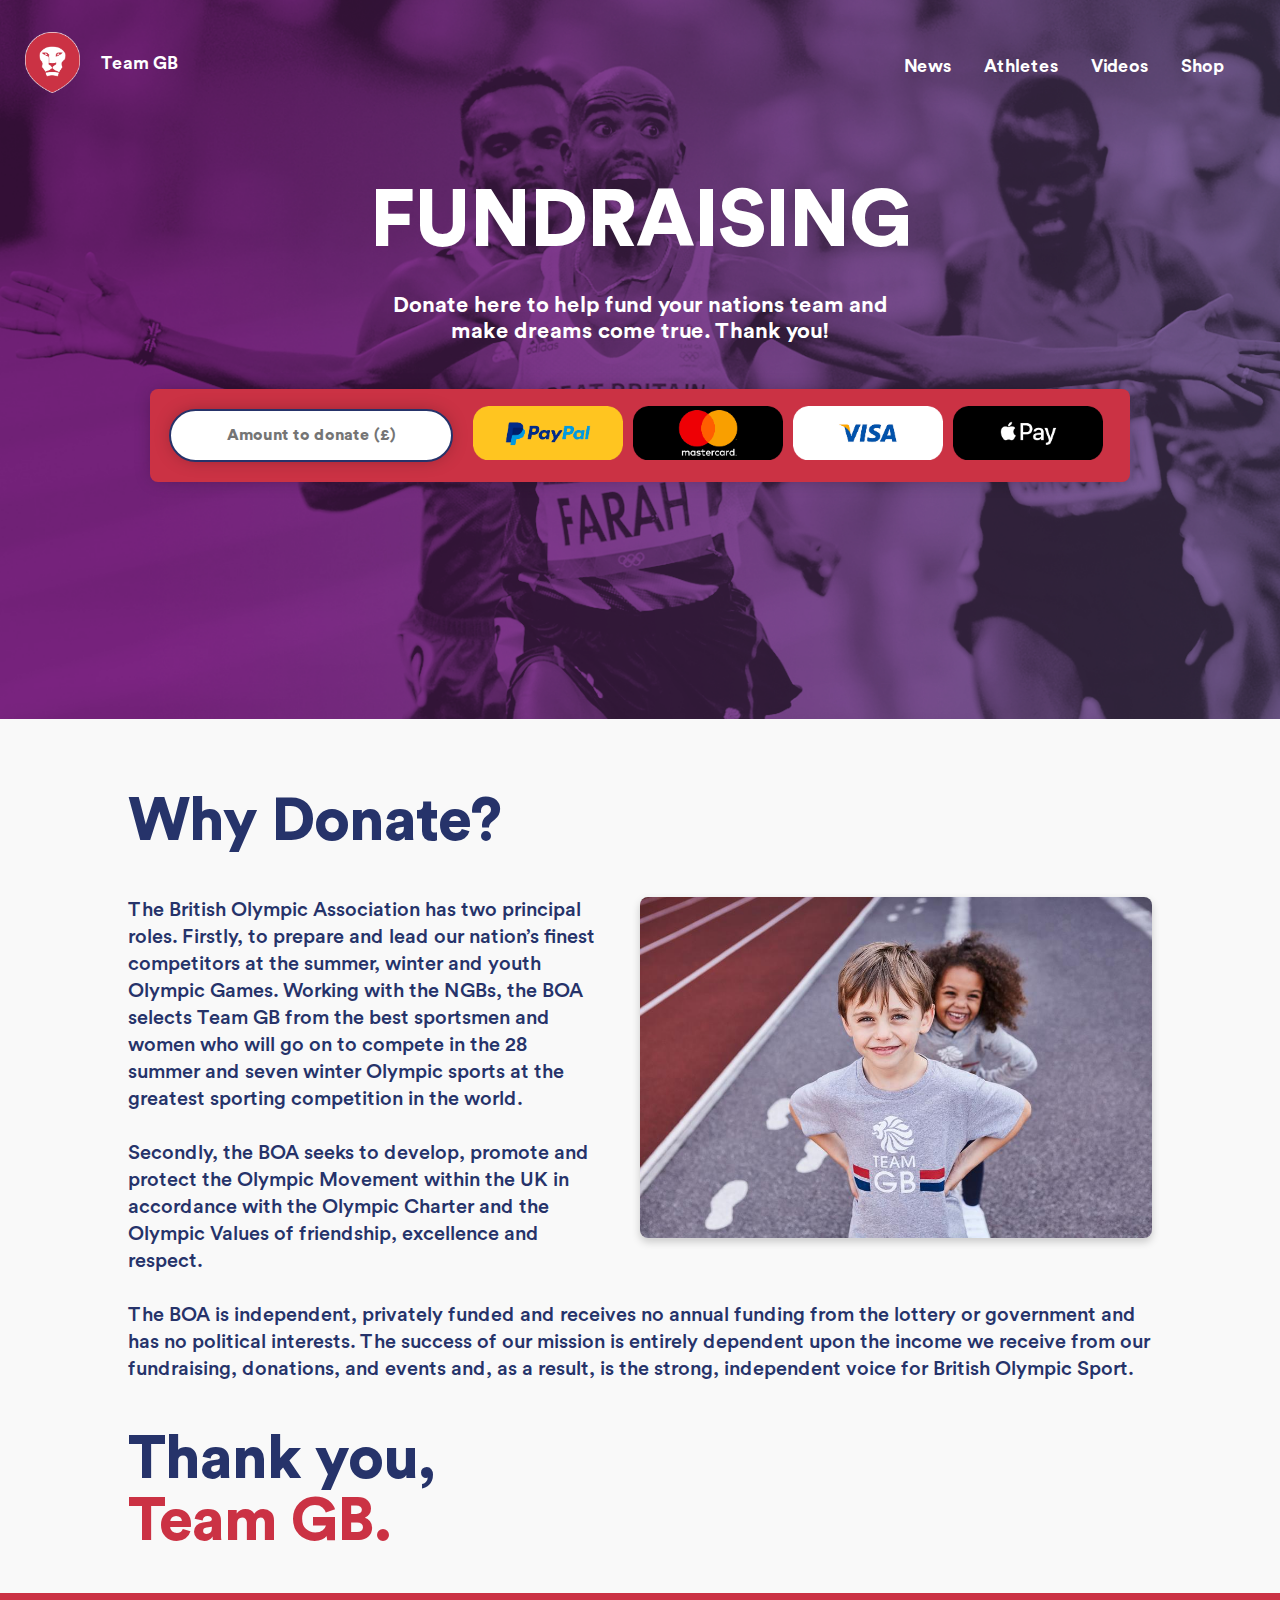
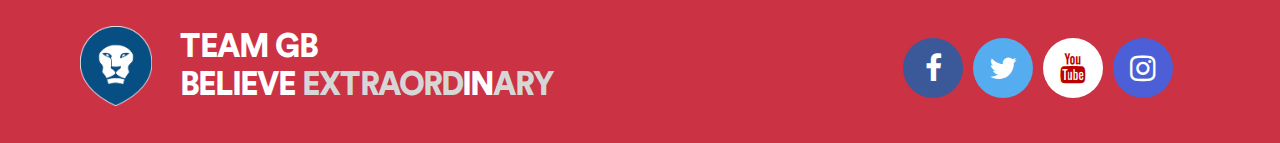
<file: index.html>
<!doctype html>

<html lang="en">

<head>
    <meta charset="utf-8">

    <title>Team GB</title>
    <meta name="description" content="Team GB">
    <meta name="Team GB" content="SitePoint">

    <link rel="stylesheet" href="css/styles.css">
    <script src="https://ajax.googleapis.com/ajax/libs/jquery/3.3.1/jquery.min.js"></script>
    <link rel="stylesheet" href="https://cdnjs.cloudflare.com/ajax/libs/font-awesome/4.7.0/css/font-awesome.min.css">

</head>

<body>
    <nav>
        <ul style="z-index: 999;">

            <li class="floatright1" style="float:right"><a href="#paragraph1">Shop</a></li>
            <li class="floatright2" style="float:right"><a href="#home">Videos</a></li>
            <li class="floatright3" style="float:right"><a href="#news">Athletes</a></li>
            <li class="floatright4" style="float:right"><a href="#contact">News</a></li>

            <li><a style="z-index: 999;" id="logolink" href="#about"><img id="logo" src="images/crest.png"
                        alt="TEAM GB LOGO"></a></li>
            <li><a class="active" href="#about">Team GB</a></li>
            <div id="headerbackground"></div>
        </ul>
    </nav>


    <div class="hero-image">
        <div class="hero-text">
            <h1 style="font-size:80px; font-style:Circular-Black;">FUNDRAISING</h1>
            <h2 style="font-size:22px; font-style: Circular-Black;">Donate here to help fund your nations team and make dreams come true. Thank you!
            </h2>
            <!-- <div id="donateheader" class="donatewidget"><input class="paymentamount" type="text"
                    placeholder="Amount to donate (£)"><input class="paymentbutton" type="button" value="PayPal"><input
                    class="paymentbutton" type="button" value="Visa"><input class="paymentbutton" type="button"
                    value="MasterCard"><input class="paymentbutton" type="button" value="Apple Pay"></div> -->

        </div>

    </div>

    <div id="donateheader" class="donatewidget"><input class="paymentamount" type="text"
            placeholder="Amount to donate (£)"><a href="https://paypal.com"><img class="paymentbutton2" src="images/paypallogo.png"></a><a href="https://www.mastercard.co.uk"><img class="paymentbutton2" src="images/mastercardbutton.png"></a><a href="https://visa.com"><img class="paymentbutton2" src="images/visabutton.png"></a><a href="https://www.apple.com/uk/apple-pay/"><img class="paymentbutton2" src="images/applepaylogo.png"></a></div>
    
    </div>


    <!-- <input class="paymentbutton" id="paypalbutton" type="button"
            value="PayPal1"><input class="paymentbutton" type="button" id="mastercardbutton" value="MasterCard"><input
            class="paymentbutton" type="button" id="visabutton" value="Visa"><input class="paymentbutton" type="button"
            id="applebutton" value="Apple Pay"> -->

    <div id="paragraph1" class="row paragraph">
        <div class="">
            <h1 style="font-size: 60px;">Why Donate?</h1>
            <img class="news-hero" src="images/kidsgb.jpg" alt="Kids sporting Team GB shirts.">
            <p>The British Olympic Association has two principal roles. Firstly, to prepare and lead our nation’s finest competitors at the
                summer, winter and youth Olympic Games. Working with the NGBs, the BOA selects Team GB from the best
                sportsmen and women who will go on to compete in the 28 summer and seven winter Olympic sports at the
                greatest sporting competition in the world.
                <br><br>
                Secondly, the BOA seeks to develop, promote and protect the Olympic Movement within the UK in accordance
                with the Olympic Charter and the Olympic Values of friendship, excellence and respect.
                <br><br>

                The BOA is independent, privately funded and receives no annual funding from the lottery or government
                and has no political interests. The success of our mission is entirely dependent upon the income we
                receive from our fundraising, donations, and events and, as a result, is the strong, independent voice for British
                Olympic Sport.</p>
                <h1 style="font-size: 60px;">Thank you,</h1>
                <h1 style="margin-top: -50px; margin-bottom: -20px; font-size: 60px; color: #cb3244;">Team GB.</h1>

        </div>
    </div>




    <div id="footer">
        <div class="footer-container">
            <div> <img id="bluecrest" src="images/crestblue.png" alt="TEAM GB BLUE CREST">
                <h1 class="footertext">TEAM GB</h1>
                <h1 id="footertext2" class="footertext"><b>BELIEVE</b> EXTRAORD<b>IN</b>ARY</h1>
            </div>
            <div> <a style="font-size: 30px;" href="#" class="fa fa-facebook"></a>
                <a style="font-size: 30px;" href="#" class="fa fa-twitter"></a>
                <a style="font-size: 30px;" href="#" class="fa fa-youtube"></a>
                <a style="font-size: 30px;" href="#" class="fa fa-instagram"></a>

            </div>
        </div>
    </div>
    <script> </script>
    <!-- <script>
        $(document).ready(function () {
            $(window).scroll(function () { // check if scroll event happened
                if ($(document).scrollTop() > 720) { // check if user scrolled more than 50 from top of the browser window
                    $("#headerbackground").addClass('nav-coloured');
                    console.log("1");
                } else {
                    $("#headerbackground").removeClass('nav-coloured'); // if not, change it back to transparent
                }
            });
        });
    </script> -->
    <script>
        window.onscroll = function () {
            myFunction()
        };

        var header = document.getElementById("donateheader");
        var sticky = header.offsetTop;

        function myFunction() {
            if (window.pageYOffset > (sticky - 18)) {
                header.classList.add("sticky");
            } else {
                header.classList.remove("sticky");
            }
        }
    </script>
</body>

</html>
</file>
<file: css/styles.css>
@font-face {
    font-family: Circular-Thin;
    src: url('CircularStd-Book.ttf');
}

@font-face {
    font-family: Circular;
    font-weight: Medium;
    src: url('CircularStd-Medium.ttf');
}

@font-face {
    font-family: Circular;
    font-weight: Bold;
    src: url('CircularStd-Bold.ttf');
}

@font-face {
    font-family: Circular-Black;
    font-weight: Black;
    src: url('CircularStd-Black.ttf');
}

html {
    margin: 0;
    padding: 0;
    scroll-behavior: smooth;
}

body {
    margin: 0;
    padding: 0;
    background-color: #f9f9f9;
}

nav {
    z-index: 999;
}

nav ul {
    list-style-type: none;
    padding: 0;
    padding-left: 20px;
    padding-right: 20px;
    overflow: hidden;
    font-family: Circular;
    font-weight: bold;
    letter-spacing: 0px;
    position: relative;
    top: 0px;
    z-index: 999;
    font-size: 18px;
}

.heading2 {
    color: white;
}

#headerbackground {
    display: none;
    position: fixed;
    top: 0px;
    left: 0px;
    height: 100px;
    width: 100%;
    z-index: -999;
    transition: all 0.2s ease-in-out;
}

#headerbackground2 {
    display: none;
    position: fixed;
    top: 0px;
    left: 0px;
    height: 100px;
    width: 100%;
    z-index: -999;
    transition: all 0.2s ease-in-out;
    background: #26336a;
    -webkit-box-shadow: 0 1px 5px rgba(0, 0, 0, 0.25);
    -moz-box-shadow: 0 1px 5px rgba(0, 0, 0, 0.25);
    box-shadow: 0 1px 5px rgba(0, 0, 0, 0.25);
}

.nav-coloured {
    background: rgb(255, 255, 255);
    -webkit-box-shadow: 0 1px 5px rgba(0, 0, 0, 0.25);
    -moz-box-shadow: 0 1px 5px rgba(0, 0, 0, 0.25);
    box-shadow: 0 1px 5px rgba(0, 0, 0, 0.25);
}

.news-nav-coloured {
    color: #26336a;
    background: rgb(255, 255, 255);
    -webkit-box-shadow: 0 1px 5px rgba(0, 0, 0, 0.25);
    -moz-box-shadow: 0 1px 5px rgba(0, 0, 0, 0.25);
    box-shadow: 0 1px 5px rgba(0, 0, 0, 0.25);
}

.floatright1 {
    z-index: 999;
    position: relative;
    right: 20px;
    top: 0px;
    padding-top: 3px;
}

.floatright2 {
    z-index: 999;
    position: relative;
    right: 20px;
    padding-top: 3px;
    top: 0px;
}

.floatright3 {
    z-index: 999;
    position: relative;
    right: 20px;
    padding-top: 3px;
    top: 0px;
}

.floatright4 {
    z-index: 9;
    position: relative;
    right: 20px;
    padding-top: 3px;
    top: 0px;
}

nav li {
    float: left;
    z-index: 999;
}

nav li a {
    display: block;
    color: white;
    text-align: center;
    padding: 34px 16px;
    text-decoration: none;
    transition: 0.5s;
}

nav li a:hover {
    color: #cb3244;
}

#logo {
    width: 55px;
    padding: 0px;
    z-index: 999;
}

#logolink {
    padding: 14px 5px 2px 5px;
    z-index: 999;
}

h1 {
    font-family: Circular-Black;
    font-weight: black;
    letter-spacing: -1px;
}

h2 {
    font-family: Circular;
}

p {
    font-family: Circular;
}

.hero-image {
    background-image: url("footballbg.png");
    height: 100%;
    background-position: top;
    background-repeat: no-repeat;
    background-size: cover;
    position: relative;
    z-index: -1;
    margin-top: -130px;
}

.news-image {
    background-image: url("rowingbg.png");
    height: 100%;
    background-position: top;
    background-repeat: no-repeat;
    background-size: cover;
    position: relative;
    z-index: -1;
}

.news-text {
    z-index: -1;
    margin-top: -1px;
    height: 270px;
    text-align: center;
    /* position: absolute; */
    padding-top: 60px;
    color: #26336a;
}

.hero-text {
    z-index: -1;
    margin-top: -0px;
    height: 600px;
    text-align: center;
    /* position: absolute; */
    padding-top: 120px;
    color: white;
}

.hero-text h2 {
    margin-top: -30px;
    letter-spacing: -0px;
    padding: 0px 30%;
}

.DiscoverButton {
    display: inline-block;
    padding: 1em 4em;
    margin: 1em 0.3em 0.3em 0;
    border-radius: 2em;
    box-sizing: border-box;
    text-decoration: none;
    font-family: Circular;
    letter-spacing: 1px;
    font-size: 15px;
    font-weight: 300;
    color: #FFFFFF;
    background-color: #1a245000;
    border-color: rgb(255, 255, 255);
    border-width: 4px;
    border-style: solid;
    text-align: center;
    cursor: pointer;
    z-index: 9999;
}

.DiscoverButton:hover {
    background-color: #ffffff;
    color: #26336a;
    display: none;
}

.paragraph {
    padding: 2% 10%;
    color: #26336a;
}

.paragraph p {
    font-size: 20px;
    width: 100%;
    line-height: 27px;
}

#footer {
    background-color: #cb3244;
    height: 150px;
    margin-top: 30px;
}

.footertext {
    color: white;
    padding: 0px;
    margin: 0px;
    padding: 35px 30px 0px 180px;
}

#footertext2 {
    padding: 0px 0px 0px 180px;
    color: rgb(214, 214, 214);
}

#bluecrest {
    height: 80px;
    position: absolute;
    padding-top: 33px;
    padding-left: 80px;
}

.column {
    float: left;
    width: 45%;
    padding: 0px;
    height: 300px;
    /* Should be removed. Only for demonstration */
}

.row {
    box-sizing: border-box;
}

.news-hero {
    width: 50%;
    box-shadow: 0 4px 8px 0 rgba(0, 0, 0, 0.192);
    border-radius: 0.5em;
    transition: 0.5s;
    float: right;
    margin: 0px 0px 20px 40px;
}

.news-hero:hover {
    box-shadow: 0 4px 8px 0 rgba(0, 0, 0, 0.356);
}

.row:after {
    content: "";
    display: table;
    clear: both;
}

#gallery {
    background-color: white;
    border-radius: 1em;
    box-shadow: 0px 0px 20px -6px rgba(0, 0, 0, 0.295);
    transition: 0.3s;
    margin-top: 20px;
    margin-left: 80px;
    width: 100%;
    z-index: -999;
}

#trainingimage {
    width: 100%;
    border-radius: 1em 1em 0em 0em;
}

#gallery:hover {
    box-shadow: 0px 0px 20px 0px rgba(0, 0, 0, 0.342);
}

#gallerytext {
    margin-left: 20px;
    color: #26336a;
    padding-bottom: 10px;
    margin-top: 3px;
    font-size: 15px;
}

a {
    color: inherit;
    text-decoration: none;
}

.athletes {
    display: grid;
    grid-template-columns: 200px 200px 200px 200px 200px;
    grid-template-rows: 1fr;
    grid-template-areas: ". . . . .";
}

.card {
    box-shadow: 0 4px 8px 0 rgba(0, 0, 0, 0.2);
    transition: 0.3s;
    width: 90%;
    margin-left: 3%;
    border-radius: 10px;
    background-color: white;
    cursor: pointer;
}

.card h4 {
    font-family: Circular;
    font-size: 17px;
    margin-top: 5px;
    font-weight: 300;
}

.card P {
    font-family: Circular-Thin;
    font-size: 14px;
    margin-top: -20px;
}

.card:hover {
    box-shadow: 0 8px 16px 0 rgba(0, 0, 0, 0.301);
}

.card img {
    border-radius: 10px 10px 0 0;
    cursor: pointer;
}

.container {
    cursor: pointer;
    padding: 2px 16px;
    background-color: white;
    border-radius: 10px 10px 10px 10px;
}

.newsitems {
    padding: 10px 0%;
}

.newsitem {
    box-shadow: 0px 0px 20px -6px rgba(0, 0, 0, 0.295);
    transition: 0.5s;
    height: 100%;
    color: white;
    font-family: Circular-Black;
    font-size: 30px;
    padding: 15px;
    border-radius: 0.5em;
    background-position: top;
    background-repeat: no-repeat;
    background-size: cover;
    position: relative;
    display: inline-block;
    width: 95%;
    z-index: 0;
}

#anthonynews {
    /* background-image: url(anthonynews.png); */
}

#cracknellnews {
    /* background-image: url(cracknellnews.png); */
}

.newsitem:hover {
    box-shadow: 0px 0px 20px -6px rgba(0, 0, 0, 0.815), inset 0 0 100px 100px rgba(255, 255, 255, 0.1);
}

h1 b {
    color: white;
}

.fa {
    padding: 15px;
    font-size: 70px;
    width: 30px;
    text-align: center;
    text-decoration: none;
    margin: 45px 3px;
    border-radius: 50%;
    transition: 0.5s;
}

.fa:hover {
    box-shadow: 0px 0px 20px -6px rgba(0, 0, 0, 0.815)
}

.fa-facebook {
    background: #3B5998;
    color: white;
}

.fa-twitter {
    background: #55ACEE;
    color: white;
}

.fa-instagram {
    background: #4c5fd7;
    color: white;
}

.fa-youtube {
    background: #ffffff;
    color: #bb0000;
}

.footer-container {
    display: grid;
    grid-template-columns: 900px 300px;
    grid-template-rows: 1fr;
    grid-template-areas: ". .";
}

/* .donatewidget {
    padding: 1em 0em;
    background-color: #cb3244;
    margin: 2% 200px;
    border-radius: 2em;
    transition: 0.5s;
    box-shadow: 0px 0px 20px -6px rgba(0, 0, 0, 0.418)
} */

.donatewidget {
    position: absolute;
    background-color: #cb3244;
    padding: 1em 1em;
    border-radius: 0.5em;
    box-shadow: 0px 0px 20px -6px rgba(0, 0, 0, 0.418);
    left: 0;
    right: 0;
    margin: -330px 150px 10px 150px;
    z-index: 999;
    text-align: center;
}

.donatewidget:hover {}

.paymentamount {
    background-color: rgb(255, 255, 255);
    border: 2px #26336a solid;
    color: #26336a;
    padding: 15px 32px;
    text-align: center;
    text-decoration: none;
    display: inline-block;
    font-size: 16px;
    margin: 4px 20px 4px 2px;
    cursor: pointer;
    font-family: Circular-Black;
    box-shadow: 0px 0px 20px -6px rgba(0, 0, 0, 0.418);
    border-radius: 3em;
}

.paymentbutton {
    color: #26336a;
    border: 2px #26336a solid;
    border-radius: 1em;
    padding: 15px 32px;
    text-align: center;
    text-decoration: none;
    display: inline-block;
    font-size: 16px;
    margin: 4px 2px;
    cursor: pointer;
    font-family: Circular;
    box-shadow: 0px 0px 20px -6px rgba(0, 0, 0, 0.418);
    width: 150px;
    transition: 0.5s;
}

.paymentbutton2 {
    /* padding: 15px 32px; */
    text-align: center;
    text-decoration: none;
    display: inline-block;
    font-size: 16px;
    margin: 0px 10px -20px 0px;
    cursor: pointer;
    font-family: Circular;
    /* box-shadow: 0px 0px 20px -6px rgba(0, 0, 0, 0.418); */
    width: 150px;
    transition: 0.5s;
}

.sticky {
    position: fixed;
    top: 20px;
    margin-top: 0px;
    z-index: 999;
}

#paypalbutton:hover {
    background-color: #FFCC00;
}

#visabutton:hover {
    color: #1a1f71;
    background-color: #f7b600;
}

#mastercardbutton:hover {
    color: #ffffff;
    background-color: #cc0000;
    border: 2px #ff9900 solid;
}

#applebutton:hover {
    color: #ffffff;
    background-color: #000000;
    border: 2px #ffffff solid;
}
</file>
